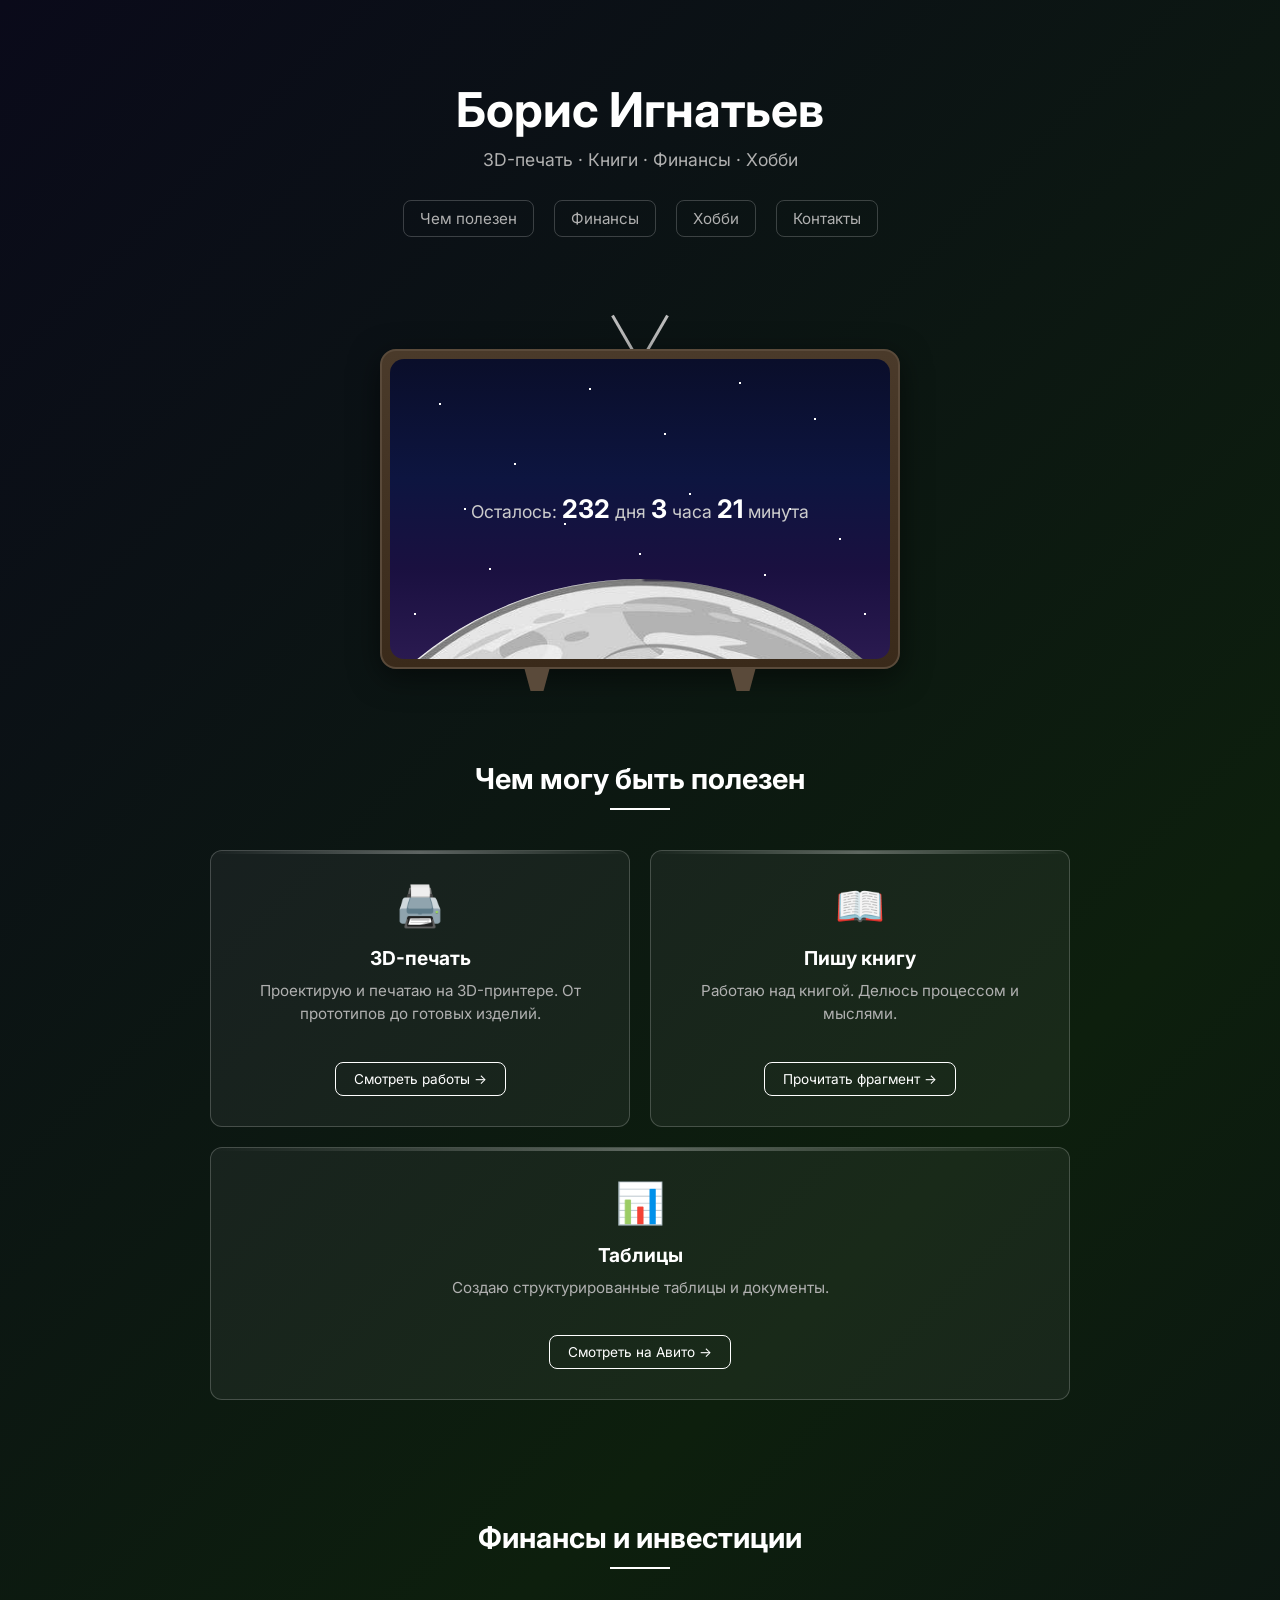
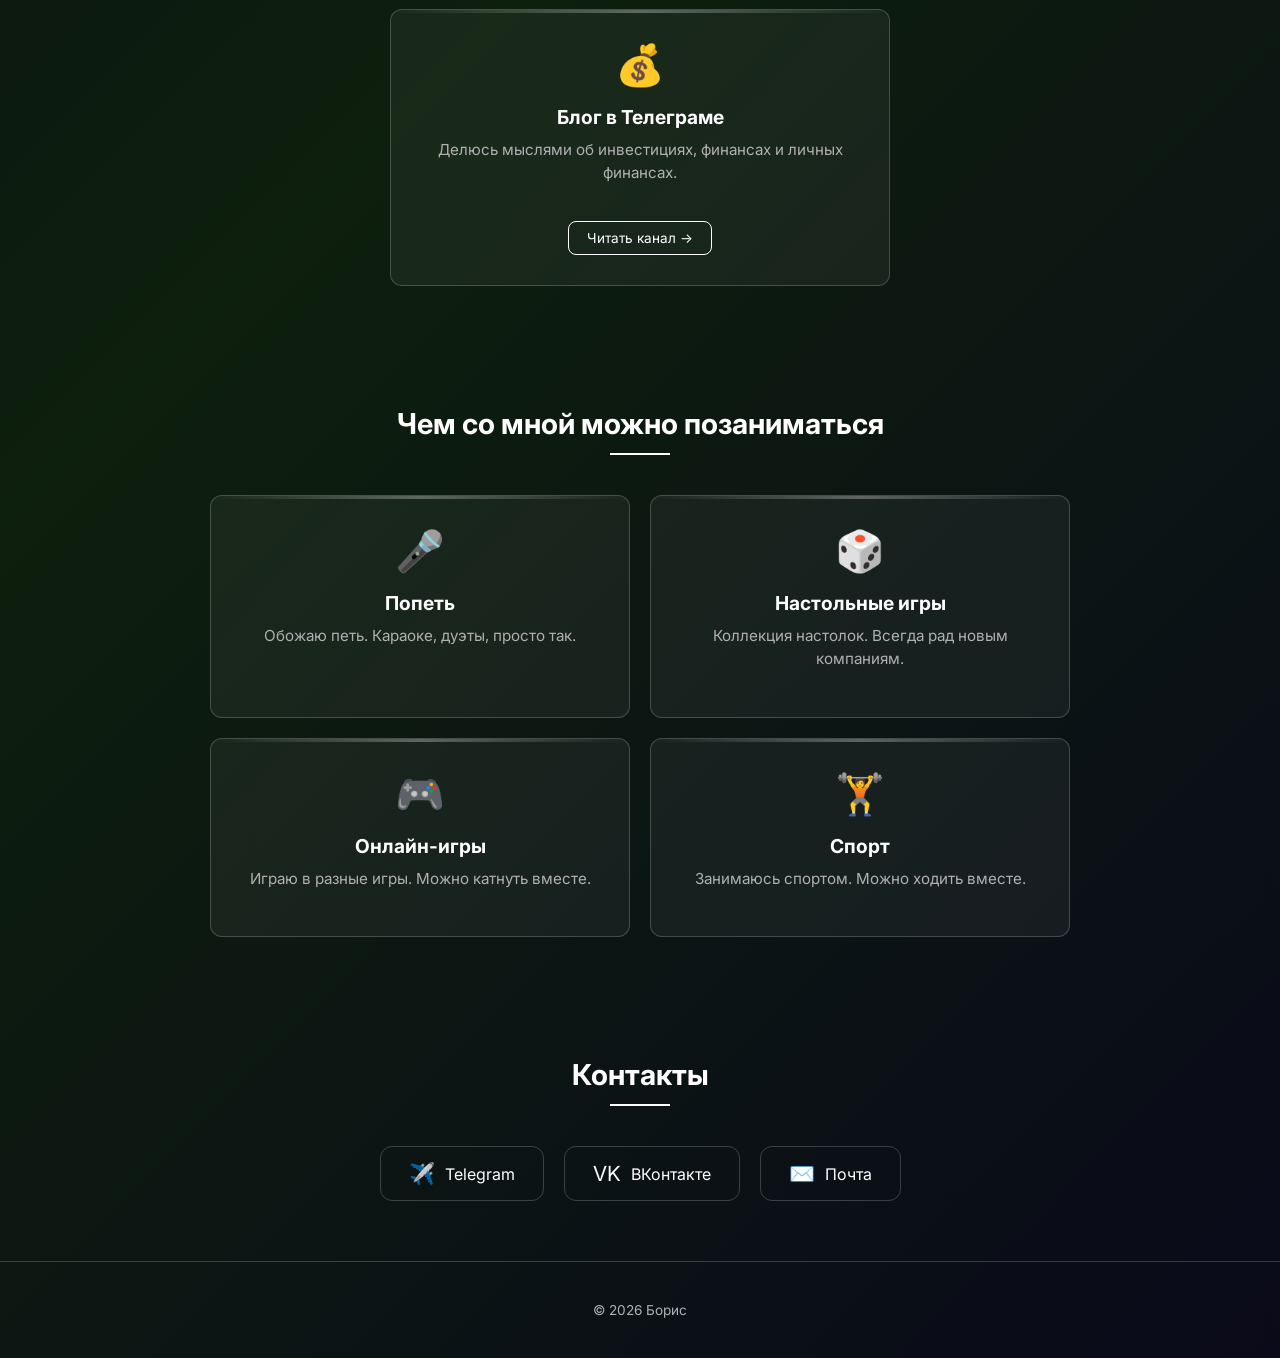
<file: index.html>
<!DOCTYPE html>
<html lang="ru">
<head>
  <meta charset="UTF-8">
  <meta name="viewport" content="width=device-width, initial-scale=1.0">
  <title>Борис — Портфолио</title>
  <link rel="stylesheet" href="style.css?v=4">
  <link rel="preconnect" href="https://fonts.googleapis.com">
  <link href="https://fonts.googleapis.com/css2?family=Inter:wght@400;600;700&display=swap" rel="stylesheet">
</head>
<body>
  <header class="header">
    <div class="container">
      <h1 class="name">Борис Игнатьев</h1>
      <p class="tagline">3D-печать · Книги · Финансы · Хобби</p>
      <nav class="nav">
        <a href="#useful">Чем полезен</a>
        <a href="#finance">Финансы</a>
        <a href="#hobby">Хобби</a>
        <a href="#contacts">Контакты</a>
      </nav>
    </div>
  </header>

  <section class="birthday-section">
    <div class="container">
      <div class="tv-wrapper">
        <div class="tv-antenna">
          <div class="antenna-rod left"></div>
          <div class="antenna-rod right"></div>
        </div>
        <div class="tv-frame">
          <div class="tv-screen" id="tv-screen">
            <div class="stars"></div>
            <img src="moon.png" class="moon" alt="луна">
            <p class="tv-label" id="tv-label">Я родился</p>
            <p class="tv-date" id="tv-date">25 июля</p>
            <div id="countdown" class="tv-countdown"></div>
            <div id="birthday-message" class="tv-birthday-msg" style="display:none;">
              <div class="poppers">
                <span class="popper left">🎉</span>
                <span class="popper right">🎉</span>
              </div>
              <p class="birthday-title">С днём рождения!</p>
              <div class="confetti-container" id="confetti"></div>
            </div>
          </div>
        </div>
        <div class="tv-legs">
          <div class="tv-leg"></div>
          <div class="tv-leg"></div>
        </div>
      </div>
    </div>
  </section>

  <main>
    <section id="useful" class="section">
      <div class="container">
        <h2>Чем могу быть полезен</h2>
        <div class="cards">
          <div class="card card-short">
            <div class="card-icon">🖨️</div>
            <h3>3D-печать</h3>
            <p>Проектирую и печатаю на 3D-принтере. От прототипов до готовых изделий.</p>
            <a href="https://borisig1999-spec.github.io/3d-landing/" class="btn" target="_blank">Смотреть работы →</a>
          </div>
          <div class="card card-long">
            <div class="card-icon">📖</div>
            <h3>Пишу книгу</h3>
            <p>Работаю над книгой. Делюсь процессом и мыслями.</p>
            <a href="book.html" class="btn">Прочитать фрагмент →</a>
          </div>
          <div class="card card-long">
            <div class="card-icon">📊</div>
            <h3>Таблицы</h3>
            <p>Создаю структурированные таблицы и документы.</p>
            <a href="https://www.avito.ru/kazan/predlozheniya_uslug/pomosch_s_gugl_tablitsami_avtomatizatsiya_4230876228" class="btn" target="_blank">Смотреть на Авито →</a>
          </div>
        </div>
      </div>
    </section>

    <section id="finance" class="section section-alt">
      <div class="container">
        <h2>Финансы и инвестиции</h2>
        <div class="card card-wide">
          <div class="card-icon">💰</div>
          <h3>Блог в Телеграме</h3>
          <p>Делюсь мыслями об инвестициях, финансах и личных финансах.</p>
          <a href="https://t.me/boris_fin" class="btn" target="_blank">Читать канал →</a>
        </div>
      </div>
    </section>

    <section id="hobby" class="section">
      <div class="container">
        <h2>Чем со мной можно позаниматься</h2>
        <div class="cards">
          <div class="card card-short">
            <div class="card-icon">🎤</div>
            <h3>Попеть</h3>
            <p>Обожаю петь. Караоке, дуэты, просто так.</p>
          </div>
          <div class="card card-long">
            <div class="card-icon">🎲</div>
            <h3>Настольные игры</h3>
            <p>Коллекция настолок. Всегда рад новым компаниям.</p>
          </div>
          <div class="card card-long">
            <div class="card-icon">🎮</div>
            <h3>Онлайн-игры</h3>
            <p>Играю в разные игры. Можно катнуть вместе.</p>
          </div>
          <div class="card card-short">
            <div class="card-icon">🏋️</div>
            <h3>Спорт</h3>
            <p>Занимаюсь спортом. Можно ходить вместе.</p>
          </div>
        </div>
      </div>
    </section>

    <section id="contacts" class="section section-alt">
      <div class="container">
        <h2>Контакты</h2>
        <div class="contacts-row">
          <a href="https://t.me/Bars_ig" class="contact-link" target="_blank">
            <span class="contact-icon">✈️</span>
            Telegram
          </a>
          <a href="https://vk.com/boris_ig" class="contact-link" target="_blank">
            <span class="contact-icon">VK</span>
            ВКонтакте
          </a>
          <a href="mailto:boris.ig2013@yandex.ru" class="contact-link">
            <span class="contact-icon">✉️</span>
            Почта
          </a>
        </div>
      </div>
    </section>
  </main>

  <footer class="footer">
    <div class="container">
      <p>© 2026 Борис</p>
    </div>
  </footer>
  <script>
    (function() {
      const countdownEl = document.getElementById('countdown');
      const messageEl = document.getElementById('birthday-message');
      const labelEl = document.getElementById('tv-label');
      const dateEl = document.getElementById('tv-date');
      const confettiEl = document.getElementById('confetti');
      const now = new Date();
      const month = now.getMonth();
      const day = now.getDate();
      const year = now.getFullYear();

      const isBirthday = month === 6 && day === 25;

      if (isBirthday) {
        countdownEl.style.display = 'none';
        messageEl.style.display = 'block';
        startConfetti();
        return;
      }

      labelEl.style.display = 'none';
      dateEl.style.display = 'none';

      let birthday = new Date(year, 6, 25);
      if (now > birthday) {
        birthday = new Date(year + 1, 6, 25);
      }

      const diff = birthday - now;
      const totalMinutes = Math.floor(diff / (1000 * 60));
      const days = Math.floor(totalMinutes / (60 * 24));
      const hours = Math.floor((totalMinutes % (60 * 24)) / 60);
      const minutes = totalMinutes % 60;

      function plural(n, one, few, many) {
        const mod10 = n % 10;
        const mod100 = n % 100;
        if (mod10 === 1 && mod100 !== 11) return one;
        if ([2,3,4].includes(mod10) && ![12,13,14].includes(mod100)) return few;
        return many;
      }

      const dWord = plural(days, 'день', 'дня', 'дней');
      const hWord = plural(hours, 'час', 'часа', 'часов');
      const mWord = plural(minutes, 'минута', 'минуты', 'минут');

      countdownEl.innerHTML =
        'Осталось: <span class="number">' + days + '</span> ' + dWord +
        ' <span class="number">' + hours + '</span> ' + hWord +
        ' <span class="number">' + minutes + '</span> ' + mWord;

      function startConfetti() {
        var colors = ['#ff0000', '#00ff00', '#0000ff', '#ffff00', '#ff00ff', '#00ffff', '#ffd700', '#ff6347'];
        for (var i = 0; i < 60; i++) {
          (function(index) {
            setTimeout(function() {
              var piece = document.createElement('div');
              piece.className = 'confetti-piece';
              piece.style.left = Math.random() * 100 + '%';
              piece.style.top = '-10px';
              piece.style.background = colors[Math.floor(Math.random() * colors.length)];
              piece.style.animationDuration = (1.5 + Math.random() * 2) + 's';
              piece.style.animationDelay = '0s';
              piece.style.width = (5 + Math.random() * 8) + 'px';
              piece.style.height = (5 + Math.random() * 8) + 'px';
              if (Math.random() > 0.5) piece.style.borderRadius = '50%';
              confettiEl.appendChild(piece);
              setTimeout(function() { piece.remove(); }, 4000);
            }, index * 50);
          })(i);
        }
        setInterval(function() {
          for (var i = 0; i < 30; i++) {
            (function(index) {
              setTimeout(function() {
                var piece = document.createElement('div');
                piece.className = 'confetti-piece';
                piece.style.left = Math.random() * 100 + '%';
                piece.style.top = '-10px';
                piece.style.background = colors[Math.floor(Math.random() * colors.length)];
                piece.style.animationDuration = (1.5 + Math.random() * 2) + 's';
                piece.style.width = (5 + Math.random() * 8) + 'px';
                piece.style.height = (5 + Math.random() * 8) + 'px';
                if (Math.random() > 0.5) piece.style.borderRadius = '50%';
                confettiEl.appendChild(piece);
                setTimeout(function() { piece.remove(); }, 4000);
              }, index * 60);
            })(i);
          }
        }, 3000);
      }
    })();
  </script>
</body>
</html>
</file>
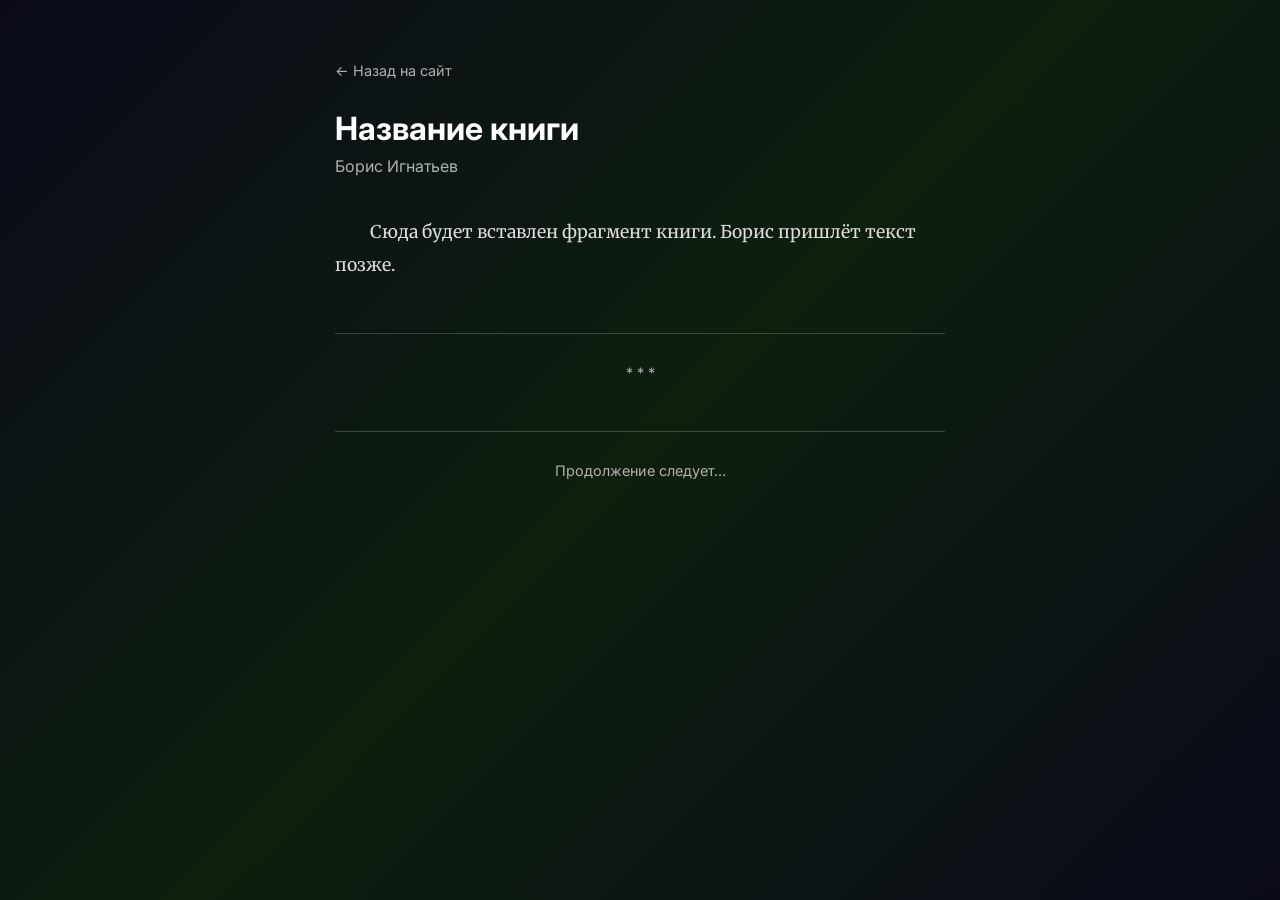
<file: book.html>
<!DOCTYPE html>
<html lang="ru">
<head>
  <meta charset="UTF-8">
  <meta name="viewport" content="width=device-width, initial-scale=1.0">
  <title>Фрагмент книги — Борис Игнатьев</title>
  <link rel="stylesheet" href="style.css">
  <link rel="preconnect" href="https://fonts.googleapis.com">
  <link href="https://fonts.googleapis.com/css2?family=Inter:wght@400;600;700&family=Merriweather:ital,wght@0,400;1,400&display=swap" rel="stylesheet">
  <style>
    .book-page {
      max-width: 650px;
      margin: 0 auto;
      padding: 60px 20px;
    }

    .book-back {
      display: inline-block;
      color: var(--text-muted);
      text-decoration: none;
      font-size: 0.9rem;
      margin-bottom: 30px;
      transition: color 0.3s;
    }

    .book-back:hover {
      color: var(--text);
    }

    .book-title {
      font-size: 2rem;
      font-weight: 700;
      margin-bottom: 8px;
    }

    .book-author {
      color: var(--text-muted);
      font-size: 1rem;
      margin-bottom: 40px;
    }

    .book-text {
      font-family: 'Merriweather', serif;
      font-size: 1.1rem;
      line-height: 1.9;
      color: #ddd;
    }

    .book-text p {
      margin-bottom: 20px;
      text-indent: 2em;
    }

    .book-end {
      text-align: center;
      color: var(--text-muted);
      font-size: 0.9rem;
      margin-top: 50px;
      padding-top: 30px;
      border-top: 1px solid var(--card-border);
    }
  </style>
</head>
<body>
  <main class="book-page">
    <a href="index.html" class="book-back">← Назад на сайт</a>
    <h1 class="book-title">Название книги</h1>
    <p class="book-author">Борис Игнатьев</p>
    <div class="book-text">
      <p>Сюда будет вставлен фрагмент книги. Борис пришлёт текст позже.</p>
    </div>
    <p class="book-end">* * *</p>
    <p class="book-end">Продолжение следует...</p>
  </main>
</body>
</html>
</file>
<file: style.css>
* {
  margin: 0;
  padding: 0;
  box-sizing: border-box;
}

:root {
  --bg: #1a1a2e;
  --bg-felt: #0f3d0f;
  --card-bg: rgba(255, 255, 255, 0.05);
  --card-border: rgba(255, 255, 255, 0.2);
  --text: #ffffff;
  --text-muted: #b0b0b0;
  --accent: #ffffff;
}

body {
  font-family: 'Inter', sans-serif;
  background: linear-gradient(135deg, #0a0a1a 0%, #0d1f0d 50%, #0a0a1a 100%);
  color: var(--text);
  min-height: 100vh;
}

.container {
  max-width: 900px;
  margin: 0 auto;
  padding: 0 20px;
}

/* Header */
.header {
  text-align: center;
  padding: 80px 0 40px;
}

.name {
  font-size: 3rem;
  font-weight: 700;
  margin-bottom: 10px;
}

.tagline {
  font-size: 1.1rem;
  color: var(--text-muted);
  margin-bottom: 30px;
}

.nav {
  display: flex;
  justify-content: center;
  gap: 20px;
  flex-wrap: wrap;
}

.nav a {
  color: var(--text-muted);
  text-decoration: none;
  font-size: 0.95rem;
  padding: 8px 16px;
  border: 1px solid var(--card-border);
  border-radius: 8px;
  transition: all 0.3s;
}

.nav a:hover {
  color: var(--text);
  border-color: var(--accent);
  background: rgba(255, 255, 255, 0.05);
}

/* Sections */
.section {
  padding: 60px 0;
}

.section h2 {
  text-align: center;
  font-size: 1.8rem;
  margin-bottom: 40px;
  position: relative;
}

.section h2::after {
  content: '';
  display: block;
  width: 60px;
  height: 2px;
  background: var(--accent);
  margin: 12px auto 0;
}

/* Cards */
.cards {
  display: flex;
  flex-wrap: wrap;
  gap: 20px;
  align-items: stretch;
}

.card {
  background: var(--card-bg);
  border: 1px solid var(--card-border);
  border-radius: 12px;
  padding: 30px 24px;
  text-align: center;
  transition: transform 0.3s, border-color 0.3s;
  position: relative;
  overflow: hidden;
  box-sizing: border-box;
}

/* Короткая карточка */
.card-short {
  flex: 0 0 calc(50% - 10px);
  max-width: calc(50% - 10px);
}

/* Длинная карточка */
.card-long {
  flex: 1 1 calc(50% - 10px);
  min-width: calc(50% - 10px);
}

@media (max-width: 600px) {
  .card-short,
  .card-long {
    flex: 1 1 100%;
    max-width: 100%;
    min-width: 100%;
  }
}

.card::before {
  content: '';
  position: absolute;
  top: 0;
  left: 0;
  right: 0;
  height: 3px;
  background: linear-gradient(90deg, transparent, rgba(255,255,255,0.3), transparent);
}

.card:hover {
  transform: translateY(-4px);
  border-color: rgba(255, 255, 255, 0.4);
}

.card-wide {
  grid-column: 1 / -1;
  max-width: 500px;
  margin: 0 auto;
  width: 100%;
}

.card-icon {
  font-size: 2.5rem;
  margin-bottom: 16px;
}

.card h3 {
  font-size: 1.2rem;
  margin-bottom: 10px;
}

.card p {
  color: var(--text-muted);
  font-size: 0.95rem;
  line-height: 1.5;
  margin-bottom: 16px;
}

.card .btn {
  font-size: 0.85rem;
  padding: 8px 18px;
  white-space: nowrap;
}

/* Button */
.btn {
  display: inline-block;
  margin-top: 20px;
  padding: 10px 24px;
  background: transparent;
  color: var(--accent);
  border: 1px solid var(--accent);
  border-radius: 8px;
  text-decoration: none;
  font-size: 0.95rem;
  transition: all 0.3s;
}

.btn:hover {
  background: var(--accent);
  color: var(--bg);
}

/* Contacts */
.contacts-row {
  display: flex;
  justify-content: center;
  gap: 20px;
  flex-wrap: wrap;
}

.contact-link {
  display: flex;
  align-items: center;
  gap: 10px;
  color: var(--text);
  text-decoration: none;
  padding: 14px 28px;
  border: 1px solid var(--card-border);
  border-radius: 12px;
  font-size: 1rem;
  transition: all 0.3s;
}

.contact-link:hover {
  border-color: var(--accent);
  background: rgba(255, 255, 255, 0.05);
}

.contact-icon {
  font-size: 1.3rem;
}

/* Birthday TV Block */
.birthday-section {
  padding: 30px 0 10px;
}

.tv-wrapper {
  max-width: 520px;
  margin: 0 auto;
  position: relative;
}

.tv-frame {
  background: linear-gradient(180deg, #4a3a2a, #3a2a1a);
  border-radius: 16px;
  padding: 0;
  box-shadow: 0 8px 30px rgba(0,0,0,0.5);
  border: 2px solid #5a4a3a;
  position: relative;
}

.tv-screen {
  position: relative;
  background: linear-gradient(180deg, #0a0e2a 0%, #0d1540 40%, #1a1040 70%, #2a1a50 100%);
  border-radius: 14px;
  min-height: 300px;
  display: flex;
  flex-direction: column;
  align-items: center;
  justify-content: center;
  overflow: hidden;
  padding: 40px 20px 40px;
  margin: 8px;
}

.stars {
  position: absolute;
  top: 0; left: 0; right: 0; bottom: 0;
  background-image:
    radial-gradient(1px 1px at 10% 15%, #fff 100%, transparent),
    radial-gradient(1px 1px at 25% 35%, #fff 100%, transparent),
    radial-gradient(1.5px 1.5px at 40% 10%, #fff 100%, transparent),
    radial-gradient(1px 1px at 55% 25%, #fff 100%, transparent),
    radial-gradient(1px 1px at 70% 8%, #fff 100%, transparent),
    radial-gradient(1.5px 1.5px at 85% 20%, #fff 100%, transparent),
    radial-gradient(1px 1px at 15% 50%, #fff 100%, transparent),
    radial-gradient(1px 1px at 35% 55%, #fff 100%, transparent),
    radial-gradient(1px 1px at 60% 45%, #fff 100%, transparent),
    radial-gradient(1.5px 1.5px at 80% 50%, #fff 100%, transparent),
    radial-gradient(1px 1px at 20% 70%, #fff 100%, transparent),
    radial-gradient(1px 1px at 50% 65%, #fff 100%, transparent),
    radial-gradient(1px 1px at 75% 72%, #fff 100%, transparent),
    radial-gradient(1px 1px at 90% 60%, #fff 100%, transparent),
    radial-gradient(1px 1px at 5% 85%, #fff 100%, transparent),
    radial-gradient(1.5px 1.5px at 45% 80%, #fff 100%, transparent),
    radial-gradient(1px 1px at 65% 90%, #fff 100%, transparent),
    radial-gradient(1px 1px at 95% 85%, #fff 100%, transparent);
  animation: twinkle 3s ease-in-out infinite alternate;
  pointer-events: none;
}

@keyframes twinkle {
  0% { opacity: 0.6; }
  100% { opacity: 1; }
}

.tv-label {
  position: relative;
  z-index: 3;
  font-size: 1.6rem;
  font-weight: 700;
  color: #fff;
  margin-bottom: 20px;
  text-shadow: 0 0 10px rgba(255,255,255,0.3);
}

.tv-date {
  position: relative;
  z-index: 3;
  font-size: 1.2rem;
  color: #aaa;
  margin-bottom: 16px;
}

.tv-countdown {
  position: relative;
  z-index: 3;
  font-size: 1.1rem;
  color: #ccc;
  text-align: center;
  line-height: 1.6;
}

.tv-countdown .number {
  font-size: 1.6rem;
  font-weight: 700;
  color: #fff;
}

.tv-birthday-msg {
  position: relative;
  z-index: 3;
  text-align: center;
}

.birthday-title {
  font-size: 1.5rem;
  font-weight: 700;
  color: #ffd700;
  text-shadow: 0 0 15px rgba(255,215,0,0.5);
}

.poppers {
  display: flex;
  justify-content: space-between;
  width: 300px;
  margin: 0 auto 10px;
}

.popper {
  font-size: 2.2rem;
  display: inline-block;
}

.popper.left {
  transform: scaleX(-1);
  animation: popperBounce 0.6s ease-in-out infinite alternate;
}

.popper.right {
  animation: popperBounce 0.6s ease-in-out infinite alternate-reverse;
}

@keyframes popperBounce {
  0% { transform: rotate(-10deg); }
  100% { transform: rotate(10deg); }
}

.popper.left {
  animation: popperBounceLeft 0.6s ease-in-out infinite alternate;
}

@keyframes popperBounceLeft {
  0% { transform: scaleX(-1) rotate(-10deg); }
  100% { transform: scaleX(-1) rotate(10deg); }
}

/* Confetti */
.confetti-container {
  position: absolute;
  top: 0;
  left: 0;
  right: 0;
  bottom: 0;
  pointer-events: none;
  overflow: hidden;
  z-index: 10;
}

.confetti-piece {
  position: absolute;
  width: 8px;
  height: 8px;
  border-radius: 2px;
  animation: confettiFall linear forwards;
}

@keyframes confettiFall {
  0% {
    opacity: 1;
    transform: translateY(0) rotate(0deg) scale(1);
  }
  100% {
    opacity: 0;
    transform: translateY(250px) rotate(720deg) scale(0.5);
  }
}

.party-icon {
  font-size: 1.8rem;
  display: inline-block;
}

.party-icon.left {
  transform: scaleX(-1);
}

.moon {
  position: absolute;
  bottom: -620px;
  left: 50%;
  transform: translateX(-50%);
  width: 700px;
  height: 700px;
  border-radius: 50%;
  object-fit: cover;
  animation: rotateMoon 300s linear infinite;
  z-index: 1;
}

@keyframes rotateMoon {
  0% { transform: translateX(-50%) rotate(0deg); }
  100% { transform: translateX(-50%) rotate(360deg); }
}

.tv-antenna {
  position: relative;
  height: 50px;
  z-index: 0;
  margin-bottom: -8px;
}

.antenna-rod {
  position: absolute;
  width: 3px;
  height: 48px;
  background: #bbb;
  bottom: 0;
  transform-origin: bottom center;
}

.antenna-rod.left { left: calc(50% - 5px); transform: rotate(-30deg); }
.antenna-rod.right { left: calc(50% + 2px); transform: rotate(30deg); }

.tv-legs {
  display: flex;
  justify-content: center;
  gap: 180px;
  position: relative;
  height: 24px;
  margin-top: -2px;
}

.tv-leg {
  width: 26px;
  height: 24px;
  background: #5a4a3a;
  clip-path: polygon(0% 0%, 100% 0%, 75% 100%, 25% 100%);
}

/* Footer */
.footer {
  text-align: center;
  padding: 40px 0;
  color: var(--text-muted);
  font-size: 0.85rem;
  border-top: 1px solid var(--card-border);
}

/* Responsive */
@media (max-width: 600px) {
  .name {
    font-size: 2rem;
  }

  .section {
    padding: 40px 0;
  }

  .cards {
    grid-template-columns: 1fr;
  }
}
</file>
